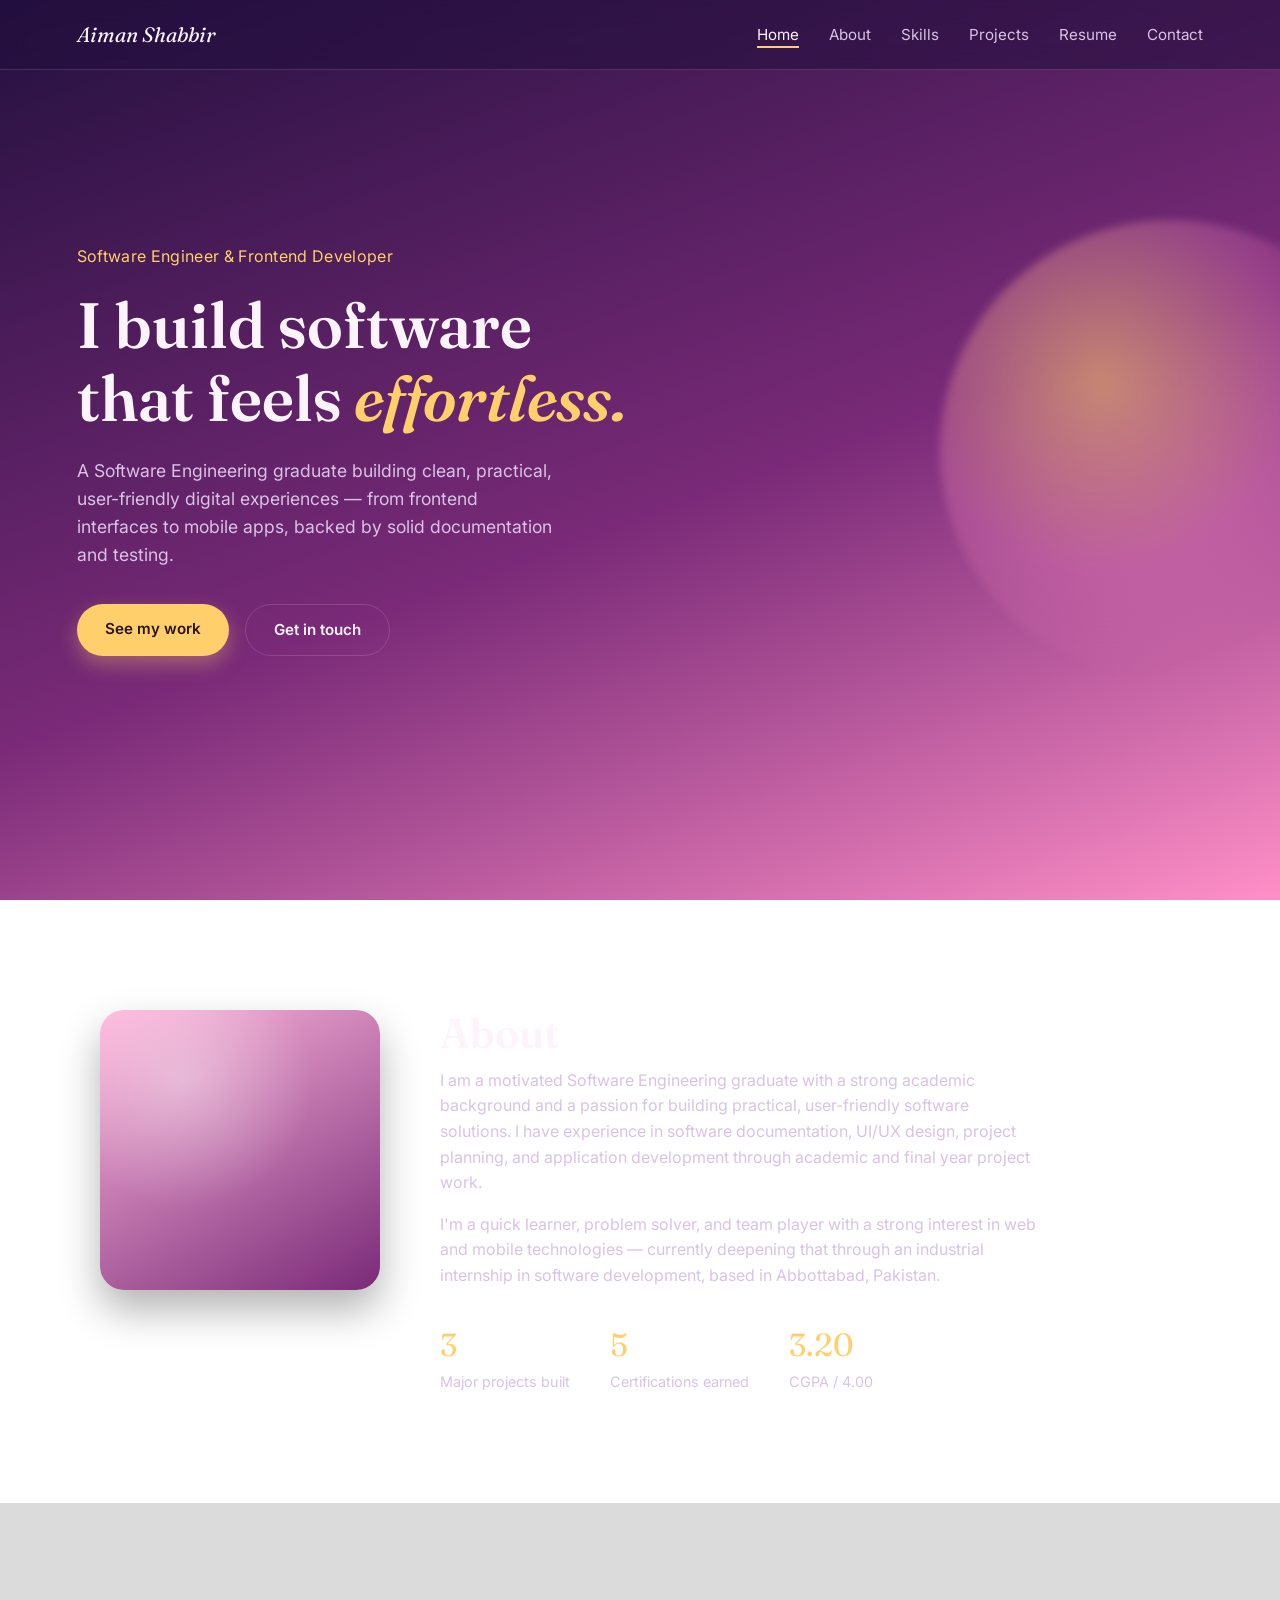
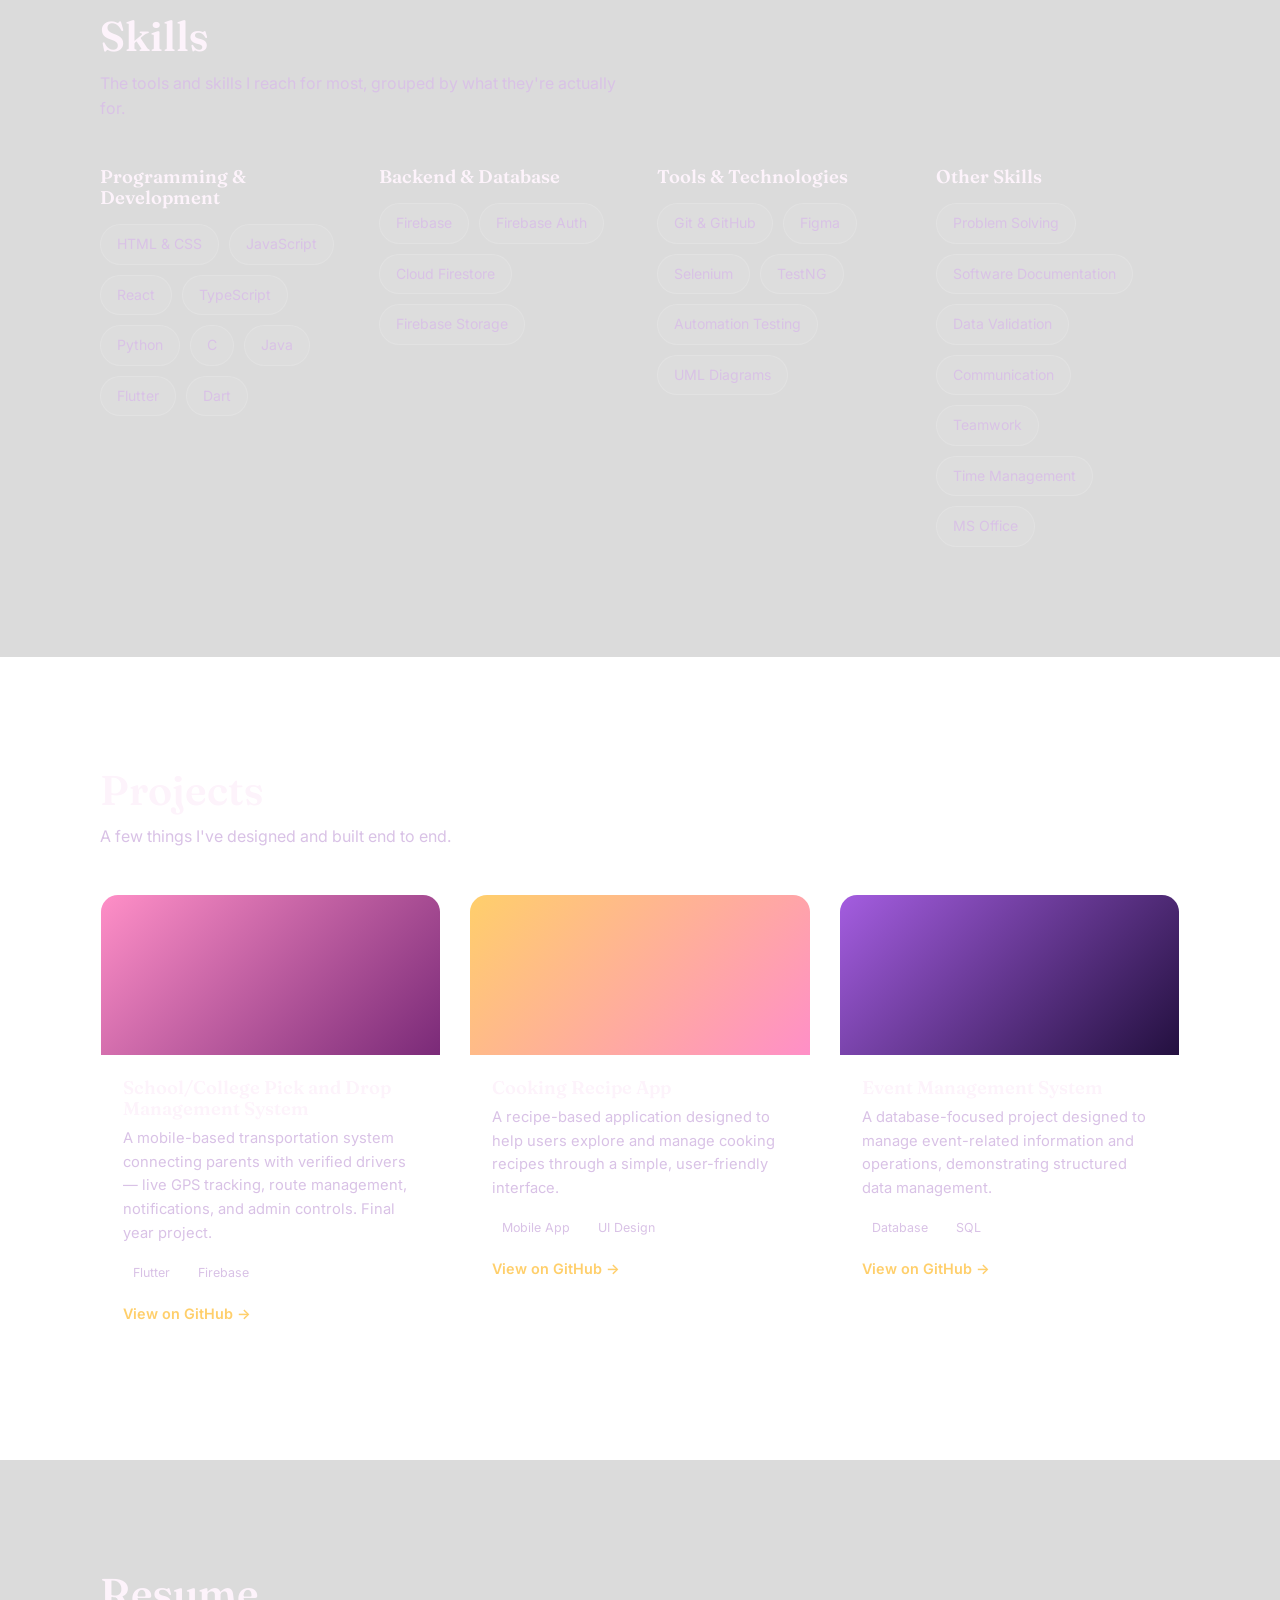
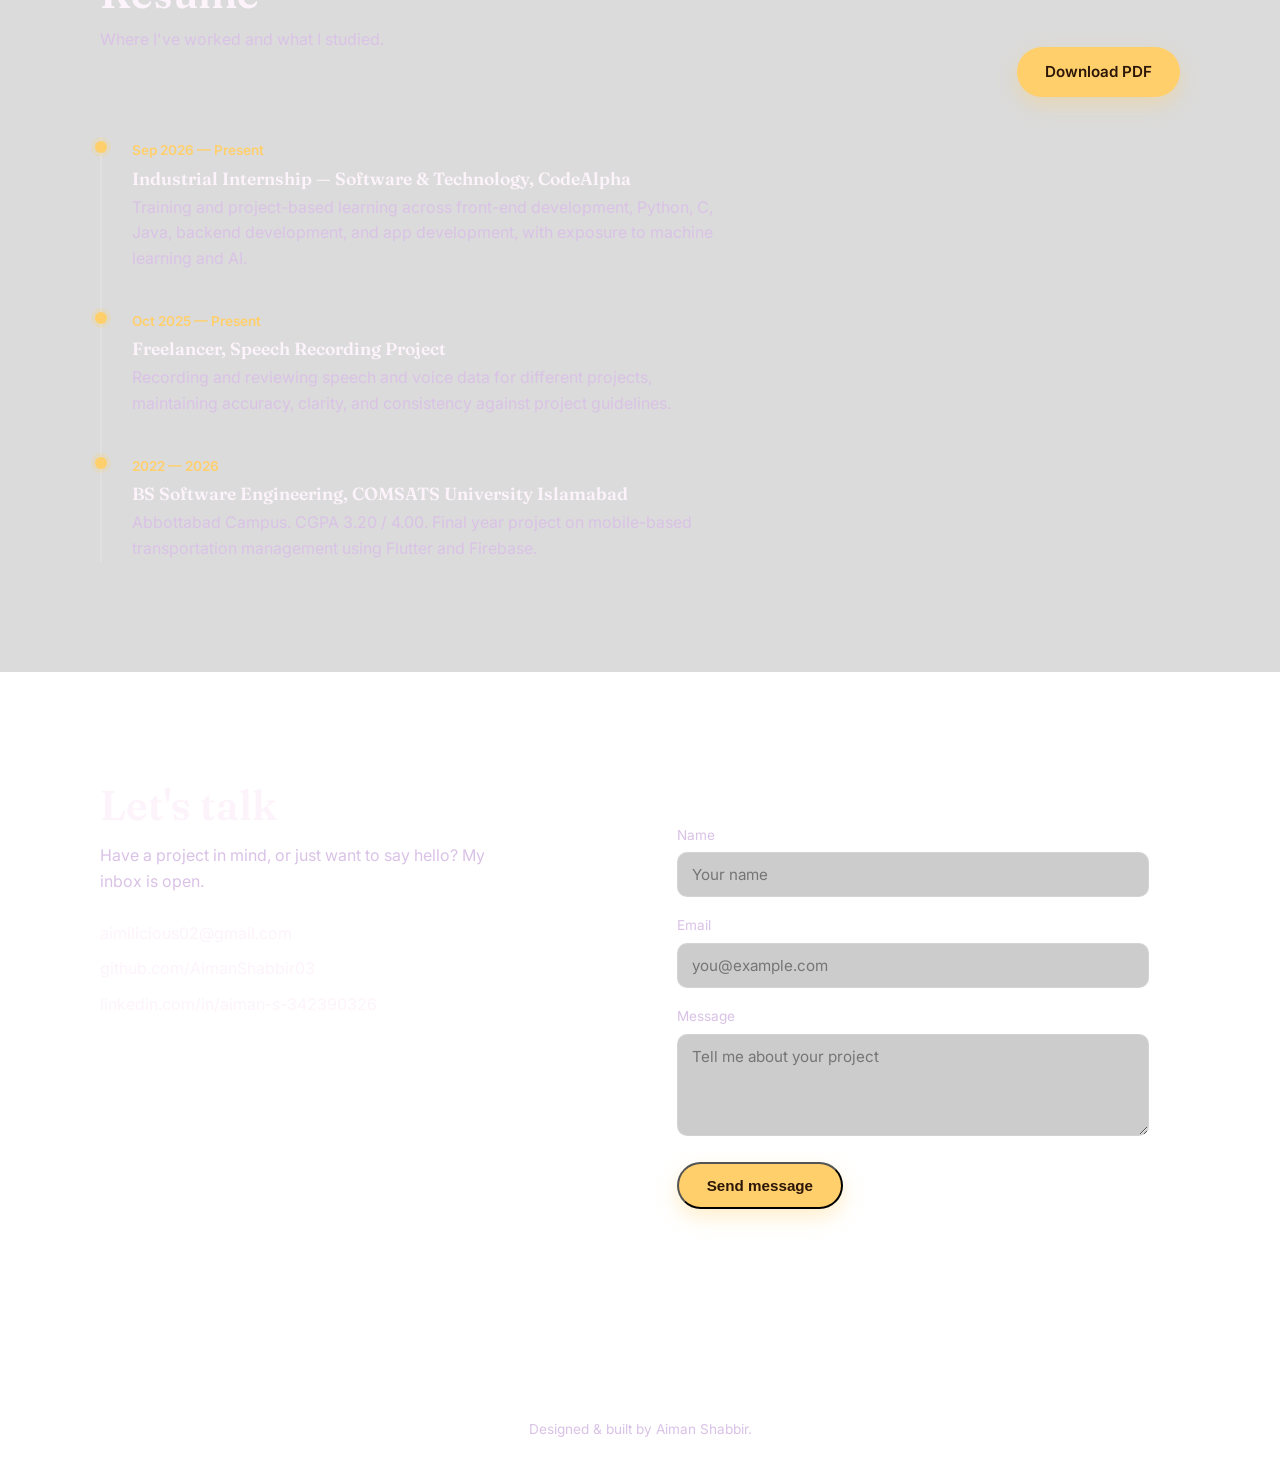
<file: My Portfolio/index.html>
<!DOCTYPE html>
<html lang="en">
<head>
<meta charset="UTF-8" />
<meta name="viewport" content="width=device-width, initial-scale=1.0" />
<title>Aiman Shabbir — Portfolio</title>
<link rel="preconnect" href="https://fonts.googleapis.com">
<link href="https://fonts.googleapis.com/css2?family=Fraunces:ital,wght@0,400;0,600;1,500&family=Inter:wght@400;500;600&display=swap" rel="stylesheet">
<link rel="stylesheet" href="style.css" />
</head>
<body>

  <nav class="navbar" id="navbar">
    <a href="#home" class="logo">Aiman Shabbir</a>
    <button class="nav-toggle" id="navToggle" aria-label="Toggle menu">☰</button>
    <ul class="nav-links" id="navLinks">
      <li><a href="#home" class="nav-link active">Home</a></li>
      <li><a href="#about" class="nav-link">About</a></li>
      <li><a href="#skills" class="nav-link">Skills</a></li>
      <li><a href="#projects" class="nav-link">Projects</a></li>
      <li><a href="#resume" class="nav-link">Resume</a></li>
      <li><a href="#contact" class="nav-link">Contact</a></li>
    </ul>
  </nav>

  <!-- HERO -->
  <header class="hero" id="home">
    <div class="hero-inner">
      <p class="hero-kicker">Software Engineer &amp; Frontend Developer</p>
      <h1 class="hero-title">I build software<br>that feels<span> effortless.</span></h1>
      <p class="hero-sub">A Software Engineering graduate building clean, practical, user-friendly digital experiences — from frontend interfaces to mobile apps, backed by solid documentation and testing.</p>
      <div class="hero-actions">
        <a href="#projects" class="btn btn-primary">See my work</a>
        <a href="#contact" class="btn btn-ghost">Get in touch</a>
      </div>
    </div>
    <div class="hero-orb" aria-hidden="true"></div>
  </header>

  <!-- ABOUT -->
  <section class="section" id="about">
    <div class="section-inner about-grid">
      <div class="about-photo" aria-hidden="true"></div>
      <div class="about-text">
        <h2>About</h2>
        <p>I am a motivated Software Engineering graduate with a strong academic background and a passion for building practical, user-friendly software solutions. I have experience in software documentation, UI/UX design, project planning, and application development through academic and final year project work.</p>
        <p>I'm a quick learner, problem solver, and team player with a strong interest in web and mobile technologies — currently deepening that through an industrial internship in software development, based in Abbottabad, Pakistan.</p>
        <div class="about-stats">
          <div class="stat"><span class="stat-num">3</span><span class="stat-label">Major projects built</span></div>
          <div class="stat"><span class="stat-num">5</span><span class="stat-label">Certifications earned</span></div>
          <div class="stat"><span class="stat-num">3.20</span><span class="stat-label">CGPA / 4.00</span></div>
        </div>
      </div>
    </div>
  </section>

  <!-- SKILLS -->
  <section class="section section-alt" id="skills">
    <div class="section-inner">
      <h2>Skills</h2>
      <p class="section-lead">The tools and skills I reach for most, grouped by what they're actually for.</p>

      <div class="skills-grid">
        <div class="skill-group">
          <h3>Programming &amp; Development</h3>
          <div class="chips">
            <span class="chip">HTML &amp; CSS</span>
            <span class="chip">JavaScript</span>
            <span class="chip">React</span>
            <span class="chip">TypeScript</span>
            <span class="chip">Python</span>
            <span class="chip">C</span>
            <span class="chip">Java</span>
            <span class="chip">Flutter</span>
            <span class="chip">Dart</span>
          </div>
        </div>
        <div class="skill-group">
          <h3>Backend &amp; Database</h3>
          <div class="chips">
            <span class="chip">Firebase</span>
            <span class="chip">Firebase Auth</span>
            <span class="chip">Cloud Firestore</span>
            <span class="chip">Firebase Storage</span>
          </div>
        </div>
        <div class="skill-group">
          <h3>Tools &amp; Technologies</h3>
          <div class="chips">
            <span class="chip">Git &amp; GitHub</span>
            <span class="chip">Figma</span>
            <span class="chip">Selenium</span>
            <span class="chip">TestNG</span>
            <span class="chip">Automation Testing</span>
            <span class="chip">UML Diagrams</span>
          </div>
        </div>
        <div class="skill-group">
          <h3>Other Skills</h3>
          <div class="chips">
            <span class="chip">Problem Solving</span>
            <span class="chip">Software Documentation</span>
            <span class="chip">Data Validation</span>
            <span class="chip">Communication</span>
            <span class="chip">Teamwork</span>
            <span class="chip">Time Management</span>
            <span class="chip">MS Office</span>
          </div>
        </div>
      </div>
    </div>
  </section>

  <!-- PROJECTS -->
  <section class="section" id="projects">
    <div class="section-inner">
      <h2>Projects</h2>
      <p class="section-lead">A few things I've designed and built end to end.</p>

      <div class="projects-grid">
        <article class="project-card">
          <div class="project-thumb thumb-1"></div>
          <div class="project-body">
            <h3>School/College Pick and Drop Management System</h3>
            <p>A mobile-based transportation system connecting parents with verified drivers — live GPS tracking, route management, notifications, and admin controls. Final year project.</p>
            <div class="project-tags"><span>Flutter</span><span>Firebase</span></div>
            <a href="https://github.com/AimanShabbir03/Final-Year-Project.git" class="project-link" target="_blank" rel="noopener">View on GitHub →</a>
          </div>
        </article>

        <article class="project-card">
          <div class="project-thumb thumb-2"></div>
          <div class="project-body">
            <h3>Cooking Recipe App</h3>
            <p>A recipe-based application designed to help users explore and manage cooking recipes through a simple, user-friendly interface.</p>
            <div class="project-tags"><span>Mobile App</span><span>UI Design</span></div>
            <a href="https://github.com/AimanShabbir03/Cooking-Recipe-App.git" class="project-link" target="_blank" rel="noopener">View on GitHub →</a>
          </div>
        </article>

        <article class="project-card">
          <div class="project-thumb thumb-3"></div>
          <div class="project-body">
            <h3>Event Management System</h3>
            <p>A database-focused project designed to manage event-related information and operations, demonstrating structured data management.</p>
            <div class="project-tags"><span>Database</span><span>SQL</span></div>
            <a href="https://github.com/AimanShabbir03/Event-Management-System-database-project.git" class="project-link" target="_blank" rel="noopener">View on GitHub →</a>
          </div>
        </article>
      </div>
    </div>
  </section>

  <!-- RESUME -->
  <section class="section section-alt" id="resume">
    <div class="section-inner">
      <div class="resume-head">
        <div>
          <h2>Resume</h2>
          <p class="section-lead">Where I've worked and what I studied.</p>
        </div>
        <a href="AimanShabbir_Resume.pdf" class="btn btn-primary" download>Download PDF</a>
      </div>

      <div class="timeline">
        <div class="timeline-item">
          <span class="timeline-date">Sep 2026 — Present</span>
          <h3>Industrial Internship — Software &amp; Technology, CodeAlpha</h3>
          <p>Training and project-based learning across front-end development, Python, C, Java, backend development, and app development, with exposure to machine learning and AI.</p>
        </div>
        <div class="timeline-item">
          <span class="timeline-date">Oct 2025 — Present</span>
          <h3>Freelancer, Speech Recording Project</h3>
          <p>Recording and reviewing speech and voice data for different projects, maintaining accuracy, clarity, and consistency against project guidelines.</p>
        </div>
        <div class="timeline-item">
          <span class="timeline-date">2022 — 2026</span>
          <h3>BS Software Engineering, COMSATS University Islamabad</h3>
          <p>Abbottabad Campus. CGPA 3.20 / 4.00. Final year project on mobile-based transportation management using Flutter and Firebase.</p>
        </div>
      </div>
    </div>
  </section>

  <!-- CONTACT -->
  <section class="section" id="contact">
    <div class="section-inner contact-grid">
      <div class="contact-text">
        <h2>Let's talk</h2>
        <p>Have a project in mind, or just want to say hello? My inbox is open.</p>
        <ul class="contact-links">
          <li><a href="mailto:aimilicious02@gmail.com">aimilicious02@gmail.com</a></li>
          <li><a href="https://github.com/AimanShabbir03" target="_blank" rel="noopener">github.com/AimanShabbir03</a></li>
          <li><a href="https://www.linkedin.com/in/aiman-s-342390326/" target="_blank" rel="noopener">linkedin.com/in/aiman-s-342390326</a></li>
        </ul>
      </div>

      <form class="contact-form" id="contactForm">
        <label for="name">Name</label>
        <input type="text" id="name" name="name" placeholder="Your name" required>

        <label for="email">Email</label>
        <input type="email" id="email" name="email" placeholder="you@example.com" required>

        <label for="message">Message</label>
        <textarea id="message" name="message" rows="4" placeholder="Tell me about your project" required></textarea>

        <button type="submit" class="btn btn-primary">Send message</button>
        <p class="form-status" id="formStatus"></p>
      </form>
    </div>
  </section>

  <footer class="footer">
    <p>Designed &amp; built by Aiman Shabbir.</p>
  </footer>

  <script src="script.js"></script>
</body>
</html>
</file>
<file: My Portfolio/style.css>
:root {
  --bg-deep: #23103f;
  --bg-mid: #7a2a78;
  --bg-light: #ff8fc7;
  --accent: #ffcf6b;
  --text-main: #fdf3fb;
  --text-muted: #d9c2e6;
  --surface: rgba(255, 255, 255, 0.06);
  --surface-border: rgba(255, 255, 255, 0.14);
}

* {
  margin: 0;
  padding: 0;
  box-sizing: border-box;
}

html {
  scroll-behavior: smooth;
}

body {
  font-family: 'Inter', Arial, sans-serif;
  color: var(--text-main);
  background: linear-gradient(160deg, var(--bg-deep) 0%, var(--bg-mid) 55%, var(--bg-light) 100%);
  background-attachment: fixed;
  line-height: 1.6;
  overflow-x: hidden;
}

h1, h2, h3 {
  font-family: 'Fraunces', Georgia, serif;
  font-weight: 600;
  line-height: 1.15;
}

a {
  color: inherit;
  text-decoration: none;
}

/* ===== Navbar ===== */
.navbar {
  position: fixed;
  top: 0;
  left: 0;
  right: 0;
  z-index: 100;
  display: flex;
  align-items: center;
  justify-content: space-between;
  padding: 18px 6%;
  background: rgba(35, 16, 63, 0.55);
  backdrop-filter: blur(12px);
  border-bottom: 1px solid var(--surface-border);
}

.logo {
  font-family: 'Fraunces', serif;
  font-style: italic;
  font-size: 1.3rem;
}

.nav-links {
  list-style: none;
  display: flex;
  gap: 30px;
}

.nav-link {
  font-size: 0.95rem;
  color: var(--text-muted);
  position: relative;
  padding-bottom: 4px;
  transition: color 0.25s ease;
}

.nav-link::after {
  content: '';
  position: absolute;
  left: 0;
  bottom: 0;
  width: 0;
  height: 2px;
  background: var(--accent);
  transition: width 0.25s ease;
}

.nav-link:hover,
.nav-link.active {
  color: var(--text-main);
}

.nav-link:hover::after,
.nav-link.active::after {
  width: 100%;
}

.nav-toggle {
  display: none;
  background: none;
  border: none;
  color: var(--text-main);
  font-size: 1.4rem;
  cursor: pointer;
}

/* ===== Hero ===== */
.hero {
  position: relative;
  min-height: 100vh;
  display: flex;
  align-items: center;
  padding: 0 6%;
  overflow: hidden;
}

.hero-inner {
  max-width: 640px;
  animation: heroReveal 0.9s cubic-bezier(0.22, 1, 0.36, 1) both;
}

@keyframes heroReveal {
  from { opacity: 0; transform: translateY(24px); }
  to { opacity: 1; transform: translateY(0); }
}

.hero-kicker {
  color: var(--accent);
  font-size: 1rem;
  margin-bottom: 18px;
  letter-spacing: 0.02em;
}

.hero-title {
  font-size: clamp(2.4rem, 5.5vw, 4rem);
  margin-bottom: 22px;
}

.hero-title span {
  font-style: italic;
  color: var(--accent);
}

.hero-sub {
  color: var(--text-muted);
  font-size: 1.1rem;
  max-width: 480px;
  margin-bottom: 34px;
}

.hero-actions {
  display: flex;
  gap: 16px;
  flex-wrap: wrap;
}

.hero-orb {
  position: absolute;
  top: 50%;
  right: -120px;
  transform: translateY(-50%);
  width: 460px;
  height: 460px;
  border-radius: 50%;
  background: radial-gradient(circle at 35% 35%, rgba(255,207,107,0.55), rgba(255,143,199,0.25) 45%, transparent 70%);
  filter: blur(4px);
}

/* ===== Buttons ===== */
.btn {
  display: inline-block;
  padding: 13px 28px;
  border-radius: 999px;
  font-size: 0.95rem;
  font-weight: 600;
  transition: transform 0.2s ease, box-shadow 0.2s ease, background 0.2s ease;
}

.btn-primary {
  background: var(--accent);
  color: #2b1608;
  box-shadow: 0 8px 20px rgba(255, 207, 107, 0.35);
}

.btn-primary:hover {
  transform: translateY(-2px);
  box-shadow: 0 12px 26px rgba(255, 207, 107, 0.45);
}

.btn-ghost {
  border: 1.5px solid var(--surface-border);
  color: var(--text-main);
}

.btn-ghost:hover {
  background: var(--surface);
  transform: translateY(-2px);
}

/* ===== Sections ===== */
.section {
  padding: 110px 6%;
}

.section-alt {
  background: rgba(0, 0, 0, 0.14);
}

.section-inner {
  max-width: 1080px;
  margin: 0 auto;
}

.section h2 {
  font-size: clamp(1.9rem, 3.5vw, 2.6rem);
  margin-bottom: 10px;
}

.section-lead {
  color: var(--text-muted);
  margin-bottom: 44px;
  max-width: 520px;
}

/* ===== About ===== */
.about-grid {
  display: grid;
  grid-template-columns: 280px 1fr;
  gap: 60px;
  align-items: start;
}

.about-photo {
  width: 100%;
  aspect-ratio: 1;
  border-radius: 24px;
  background:
    radial-gradient(circle at 30% 25%, rgba(255,255,255,0.35), transparent 45%),
    linear-gradient(150deg, #ffb9dd, #7a2a78);
  box-shadow: 0 20px 40px rgba(0,0,0,0.3);
}

.about-text p {
  color: var(--text-muted);
  margin-bottom: 16px;
  max-width: 60ch;
}

.about-stats {
  display: flex;
  gap: 40px;
  margin-top: 30px;
}

.stat {
  display: flex;
  flex-direction: column;
}

.stat-num {
  font-family: 'Fraunces', serif;
  font-size: 2rem;
  color: var(--accent);
}

.stat-label {
  color: var(--text-muted);
  font-size: 0.9rem;
}

/* ===== Skills ===== */
.skills-grid {
  display: grid;
  grid-template-columns: repeat(auto-fit, minmax(220px, 1fr));
  gap: 34px;
}

.skill-group h3 {
  font-size: 1.15rem;
  margin-bottom: 16px;
  color: var(--text-main);
}

.chips {
  display: flex;
  flex-wrap: wrap;
  gap: 10px;
}

.chip {
  padding: 8px 16px;
  border-radius: 999px;
  background: var(--surface);
  border: 1px solid var(--surface-border);
  font-size: 0.88rem;
  color: var(--text-muted);
  transition: background 0.25s ease, color 0.25s ease, transform 0.25s ease;
}

.chip:hover {
  background: var(--accent);
  color: #2b1608;
  transform: translateY(-2px);
}

/* ===== Projects ===== */
.projects-grid {
  display: grid;
  grid-template-columns: repeat(auto-fit, minmax(260px, 1fr));
  gap: 28px;
}

.project-card {
  background: var(--surface);
  border: 1px solid var(--surface-border);
  border-radius: 18px;
  overflow: hidden;
  transition: transform 0.35s ease, box-shadow 0.35s ease, border-color 0.35s ease;
}

.project-card:hover {
  transform: translateY(-6px);
  box-shadow: 0 18px 34px rgba(0,0,0,0.35);
  border-color: rgba(255, 207, 107, 0.5);
}

.project-thumb {
  height: 160px;
}

.thumb-1 { background: linear-gradient(135deg, #ff8fc7, #7a2a78); }
.thumb-2 { background: linear-gradient(135deg, #ffcf6b, #ff8fc7); }
.thumb-3 { background: linear-gradient(135deg, #a45de0, #23103f); }
.thumb-4 { background: linear-gradient(135deg, #ff6fa5, #4b1e6e); }

.project-body {
  padding: 22px;
}

.project-body h3 {
  font-size: 1.15rem;
  margin-bottom: 8px;
}

.project-body p {
  color: var(--text-muted);
  font-size: 0.92rem;
  margin-bottom: 14px;
}

.project-tags {
  display: flex;
  gap: 8px;
  margin-bottom: 14px;
}

.project-tags span {
  font-size: 0.78rem;
  padding: 4px 10px;
  border-radius: 999px;
  background: rgba(255,255,255,0.08);
  color: var(--text-muted);
}

.project-link {
  font-size: 0.9rem;
  color: var(--accent);
  font-weight: 600;
  transition: opacity 0.2s ease;
}

.project-link:hover {
  opacity: 0.75;
}

/* ===== Resume ===== */
.resume-head {
  display: flex;
  justify-content: space-between;
  align-items: flex-end;
  flex-wrap: wrap;
  gap: 20px;
  margin-bottom: 40px;
}

.timeline {
  border-left: 2px solid var(--surface-border);
  padding-left: 30px;
  display: flex;
  flex-direction: column;
  gap: 36px;
}

.timeline-item {
  position: relative;
}

.timeline-item::before {
  content: '';
  position: absolute;
  left: -37px;
  top: 4px;
  width: 12px;
  height: 12px;
  border-radius: 50%;
  background: var(--accent);
  box-shadow: 0 0 0 4px rgba(255, 207, 107, 0.2);
}

.timeline-date {
  color: var(--accent);
  font-size: 0.85rem;
  font-weight: 600;
}

.timeline-item h3 {
  font-size: 1.1rem;
  margin: 6px 0;
}

.timeline-item p {
  color: var(--text-muted);
  max-width: 60ch;
}

/* ===== Contact ===== */
.contact-grid {
  display: grid;
  grid-template-columns: 1fr 1.1fr;
  gap: 60px;
}

.contact-text p {
  color: var(--text-muted);
  margin: 14px 0 26px;
  max-width: 40ch;
}

.contact-links {
  list-style: none;
  display: flex;
  flex-direction: column;
  gap: 10px;
}

.contact-links a {
  color: var(--text-main);
  border-bottom: 1px solid transparent;
  transition: border-color 0.2s ease, color 0.2s ease;
}

.contact-links a:hover {
  border-color: var(--accent);
  color: var(--accent);
}

.contact-form {
  display: flex;
  flex-direction: column;
  gap: 6px;
  background: var(--surface);
  border: 1px solid var(--surface-border);
  border-radius: 18px;
  padding: 30px;
}

.contact-form label {
  font-size: 0.85rem;
  color: var(--text-muted);
  margin-top: 12px;
}

.contact-form input,
.contact-form textarea {
  background: rgba(0,0,0,0.2);
  border: 1px solid var(--surface-border);
  border-radius: 10px;
  padding: 12px 14px;
  color: var(--text-main);
  font-family: inherit;
  font-size: 0.95rem;
  resize: vertical;
  transition: border-color 0.2s ease, background 0.2s ease;
}

.contact-form input:focus,
.contact-form textarea:focus {
  outline: none;
  border-color: var(--accent);
  background: rgba(0,0,0,0.3);
}

.contact-form button {
  margin-top: 20px;
  align-self: flex-start;
}

.form-status {
  margin-top: 12px;
  font-size: 0.88rem;
  color: var(--accent);
  min-height: 20px;
}

/* ===== Footer ===== */
.footer {
  text-align: center;
  padding: 30px;
  color: var(--text-muted);
  font-size: 0.85rem;
  border-top: 1px solid var(--surface-border);
}

/* ===== Responsive ===== */
@media (max-width: 860px) {
  .about-grid,
  .contact-grid {
    grid-template-columns: 1fr;
  }
  .about-photo {
    max-width: 220px;
  }
}

@media (max-width: 700px) {
  .nav-toggle {
    display: block;
  }
  .nav-links {
    position: absolute;
    top: 100%;
    left: 0;
    right: 0;
    background: rgba(35, 16, 63, 0.97);
    flex-direction: column;
    align-items: center;
    padding: 24px 0;
    gap: 20px;
    display: none;
  }
  .nav-links.open {
    display: flex;
  }
  .hero-orb {
    opacity: 0.5;
    width: 300px;
    height: 300px;
  }
  .section {
    padding: 80px 6%;
  }
}
</file>
